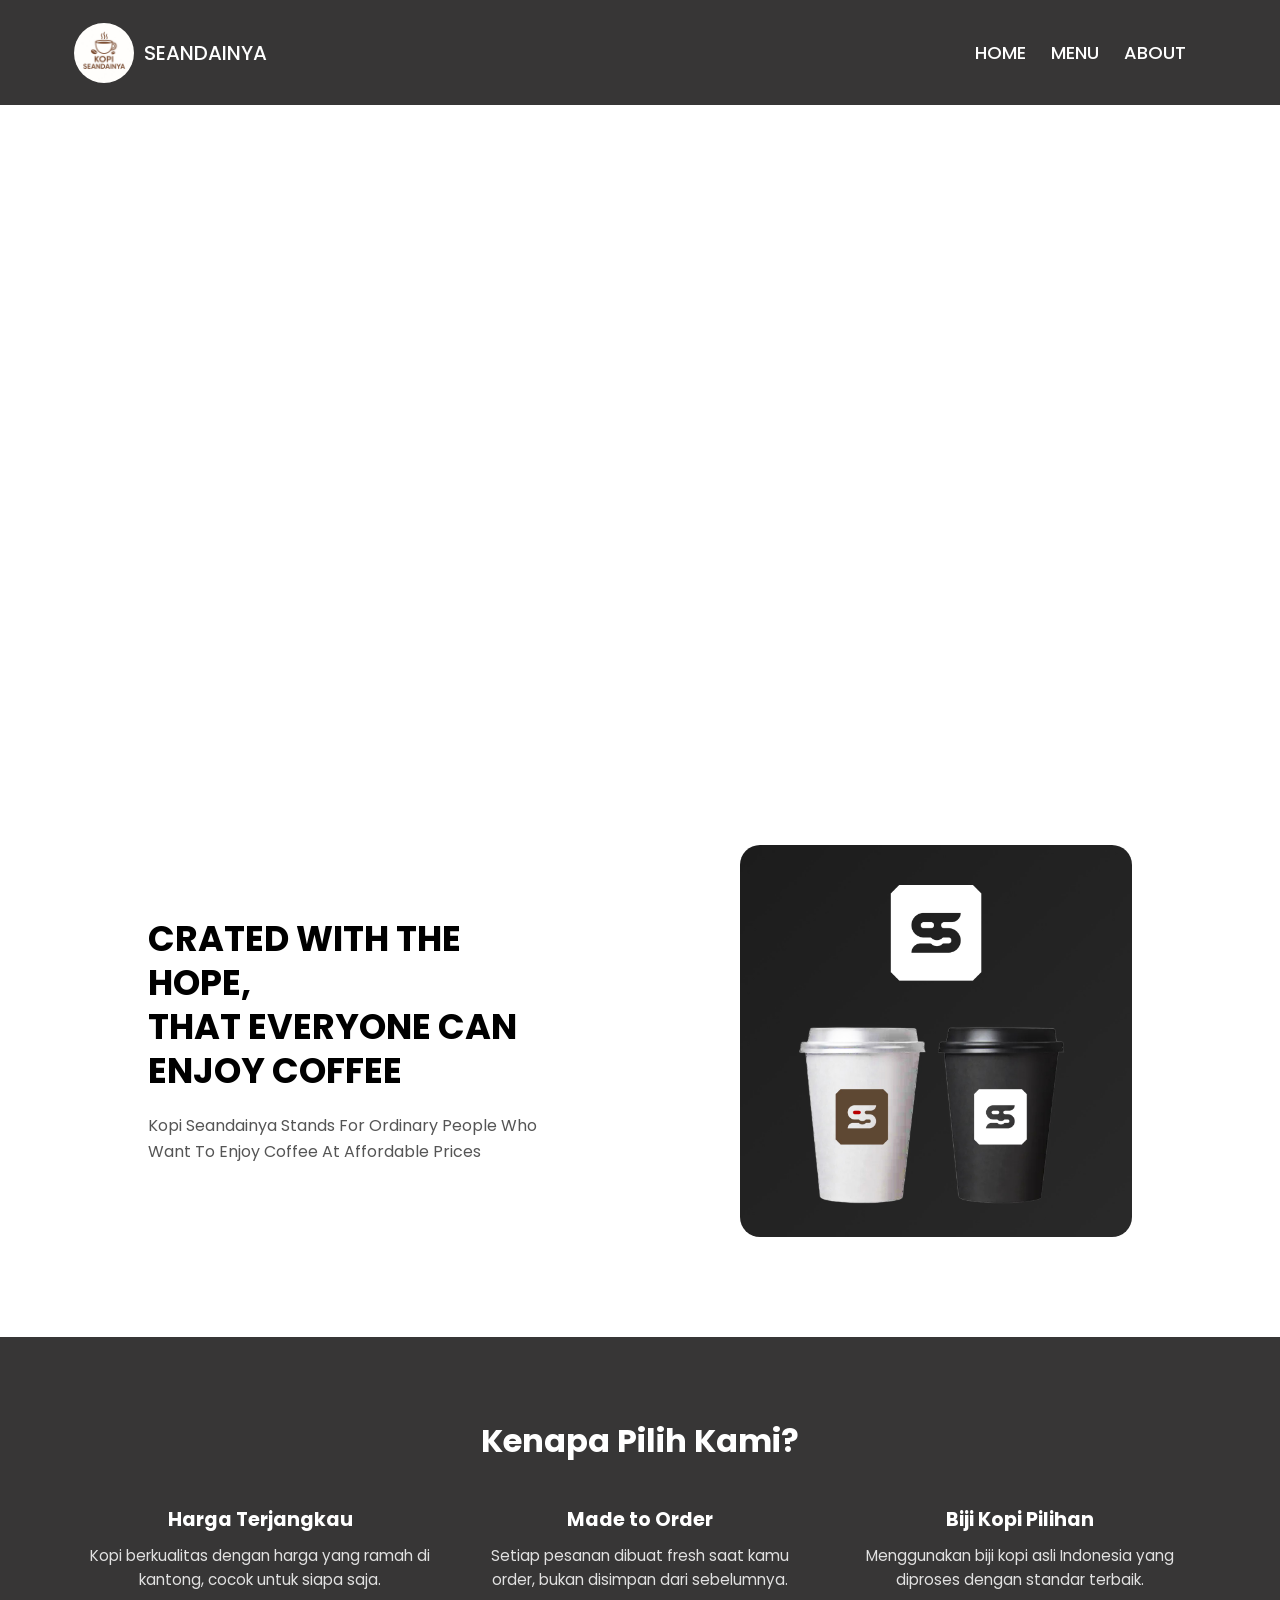
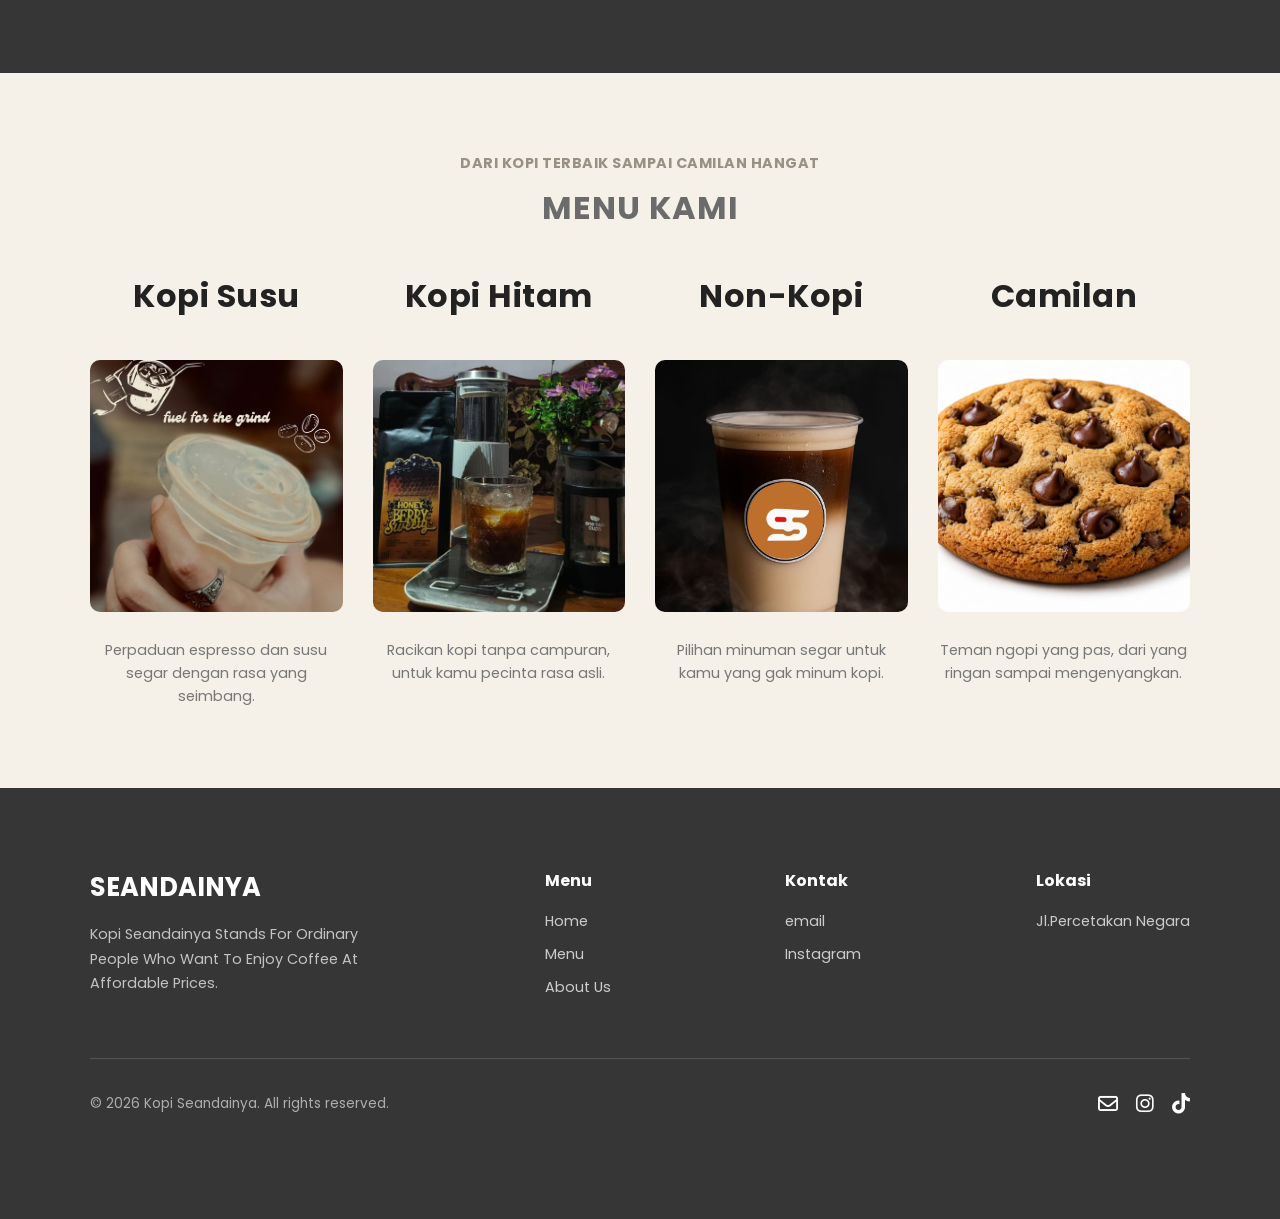
<file: index.html>
<!doctype html>
<html lang="en">
  <head>
    <meta charset="UTF-8" />
    <meta name="viewport" content="width=device-width, initial-scale=1.0" />
    <title>mini project</title>

    <link rel="stylesheet" href="base.css" />

    <!-- Font Awesome (Ikon sosmed)-->
    <link
      rel="stylesheet"
      href="https://cdnjs.cloudflare.com/ajax/libs/font-awesome/6.7.2/css/all.min.css"
      integrity="sha512-Evv84Mr4kqVGRNSgIGL/F/aIDqQb7xQ2vcrdIwxfjThSH8CSR7PBEakCr51Ck+w+/U6swU2Im1vVX0SVk9ABhg=="
      crossorigin="anonymous"
      referrerpolicy="no-referrer"
    />
  </head>

  <body>
    <header>
      <nav>
        <div class="image">
          <img src="aset/logo seandainya.jpeg" />
          <span>SEANDAINYA</span>
        </div>

        <div class="list_menu">
          <ul>
            <li><a href="#top">HOME</a></li>
            <li><a href="produk.html">MENU</a></li>
            <li><a href="about.html">ABOUT</a></li>
          </ul>
        </div>

        <!-- HAMBURGER -->
        <input type="checkbox" id="toggle" />
        <label for="toggle" class="menu-btn">
          <span></span>
          <span></span>
          <span></span>
        </label>
      </nav>

      <!-- sidebar -->
      <div class="sidebar">
        <h3>SEANDAINYA</h3>
        <a href="#top">HOME</a>
        <a href="produk.html">MENU</a>
        <a href="about.html">ABOUT</a>
      </div>
      <!-- sidebar end -->
    </header>

    <main>
      <video
        class="video"
        src="aset/cold, smooth & tasty. (1).mp4"
        autoplay
        loop
        muted
        id="targetH"
      ></video>

      <div class="hero-split reveal">
        <div class="hero-split-text">
          <h2>CRATED WITH THE HOPE,<br />THAT EVERYONE CAN ENJOY COFFEE</h2>
          <p>
            Kopi Seandainya Stands For Ordinary People Who Want To Enjoy Coffee
            At Affordable Prices
          </p>
        </div>
        <div class="hero-split-image">
          <img src="aset/desain.jpeg" alt="Kopi Seandainya" />
        </div>
      </div>

      <section class="block block-dark">
        <div class="block-inner">
          <h2>Kenapa Pilih Kami?</h2>
          <div class="reason-grid reveal">
            <div class="reason-item">
              <h3>Harga Terjangkau</h3>
              <p>
                Kopi berkualitas dengan harga yang ramah di kantong, cocok untuk
                siapa saja.
              </p>
            </div>
            <div class="reason-item">
              <h3>Made to Order</h3>
              <p>
                Setiap pesanan dibuat fresh saat kamu order, bukan disimpan dari
                sebelumnya.
              </p>
            </div>
            <div class="reason-item">
              <h3>Biji Kopi Pilihan</h3>
              <p>
                Menggunakan biji kopi asli Indonesia yang diproses dengan
                standar terbaik.
              </p>
            </div>
          </div>
        </div>
      </section>

      <section class="block block-light">
        <div class="block-inner">
          <p class="menu-label">Dari Kopi Terbaik Sampai Camilan Hangat</p>
          <h2 class="menu-title">MENU KAMI</h2>
          <div class="menu-underline"></div>

          <div class="menu-grid reveal">
            <div class="menu-col">
              <h2>Kopi Susu</h2>
              <img src="aset/menu kopi.jpeg" alt="Kopi Susu" />
              <p>
                Perpaduan espresso dan susu segar dengan rasa yang seimbang.
              </p>
            </div>
            <div class="menu-col">
              <h2>Kopi Hitam</h2>
              <img src="aset/arabica pertama.jpeg" alt="Kopi Hitam" />
              <p>Racikan kopi tanpa campuran, untuk kamu pecinta rasa asli.</p>
            </div>
            <div class="menu-col">
              <h2>Non-Kopi</h2>
              <img src="aset/logo3.jpeg" alt="Non Kopi" />
              <p>Pilihan minuman segar untuk kamu yang gak minum kopi.</p>
            </div>
            <div class="menu-col">
              <h2>Camilan</h2>
              <img src="aset/cookiesO.jpeg" alt="Camilan" />
              <p>
                Teman ngopi yang pas, dari yang ringan sampai mengenyangkan.
              </p>
            </div>
          </div>
        </div>
      </section>


      <div>
        <div class="text_beli">
          <span> </span>
        </div>
      </div>
    </main>

    <!-- FOOTER -->
    <footer class="site-footer block block-dark">
      <div class="block-inner">
        <div class="footer-top">
          <div class="footer-brand">
            <h3>SEANDAINYA</h3>
            <p>
              Kopi Seandainya Stands For Ordinary People Who Want To Enjoy
              Coffee At Affordable Prices.
            </p>
          </div>

          <div class="footer-col">
            <h4>Menu</h4>
            <a href="#top">Home</a>
            <a href="produk.html">Menu</a>
            <a href="#targetM">About Us</a>
          </div>

          <div class="footer-col">
            <h4>Kontak</h4>
            <a href="#">email</a>
            <a href="https://www.instagram.com/kedai_seandainya/">Instagram</a>
          </div>

          <div class="footer-col">
            <h4>Lokasi</h4>
            <a href="#" style="pointer-events: none">Jl.Percetakan Negara</a>
          </div>
        </div>

        <div class="footer-divider"></div>

        <div class="footer-bottom">
          <p>&copy; 2026 Kopi Seandainya. All rights reserved.</p>
          <div class="footer-socials">
            <a href="#">
              <i class="fa-regular fa-envelope"></i>
            </a>
            <a href="https://www.instagram.com/kedai_seandainya/">
              <i class="fa-brands fa-instagram"></i>
            </a>
            <a href="#">
              <i class="fa-brands fa-tiktok"></i>
            </a>
          </div>
        </div>
      </div>
    </footer>
    <!-- FOOTER END -->

    <script src="style.js"></script>
  </body>
</html>
</file>
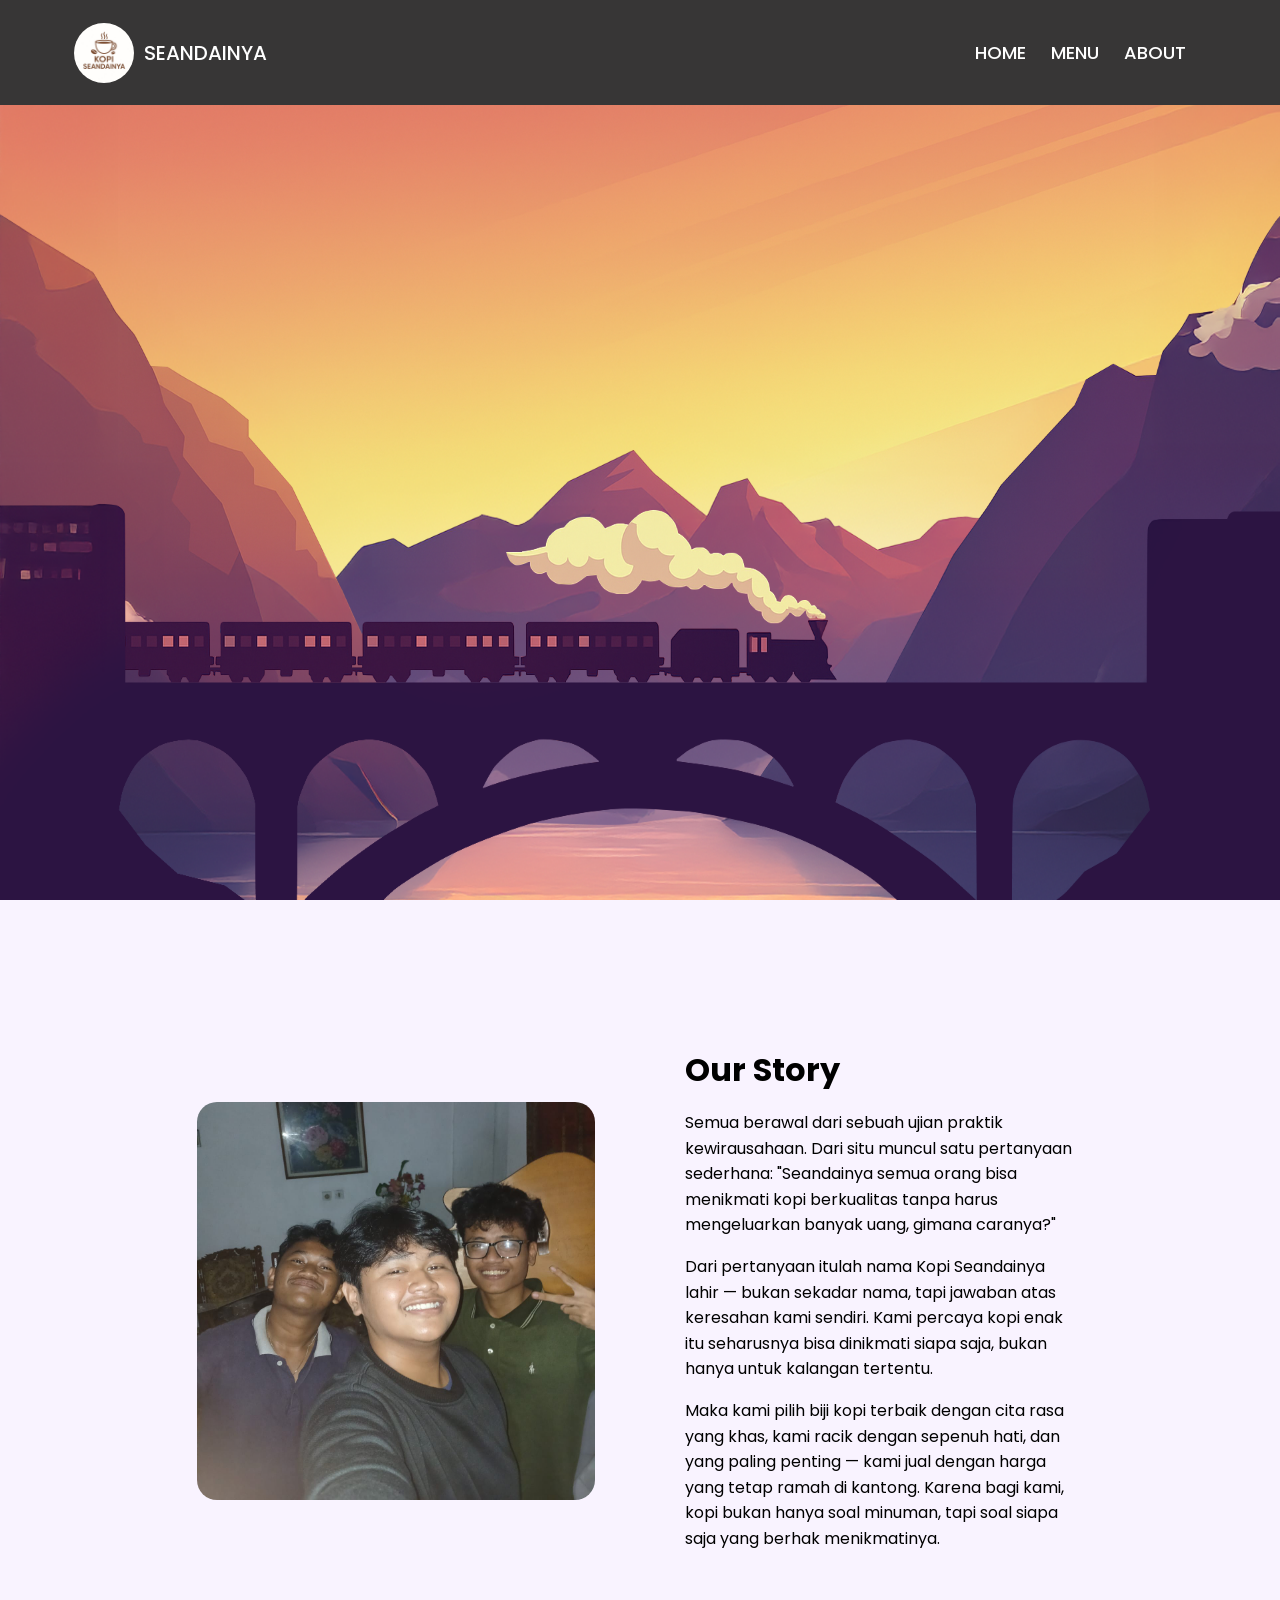
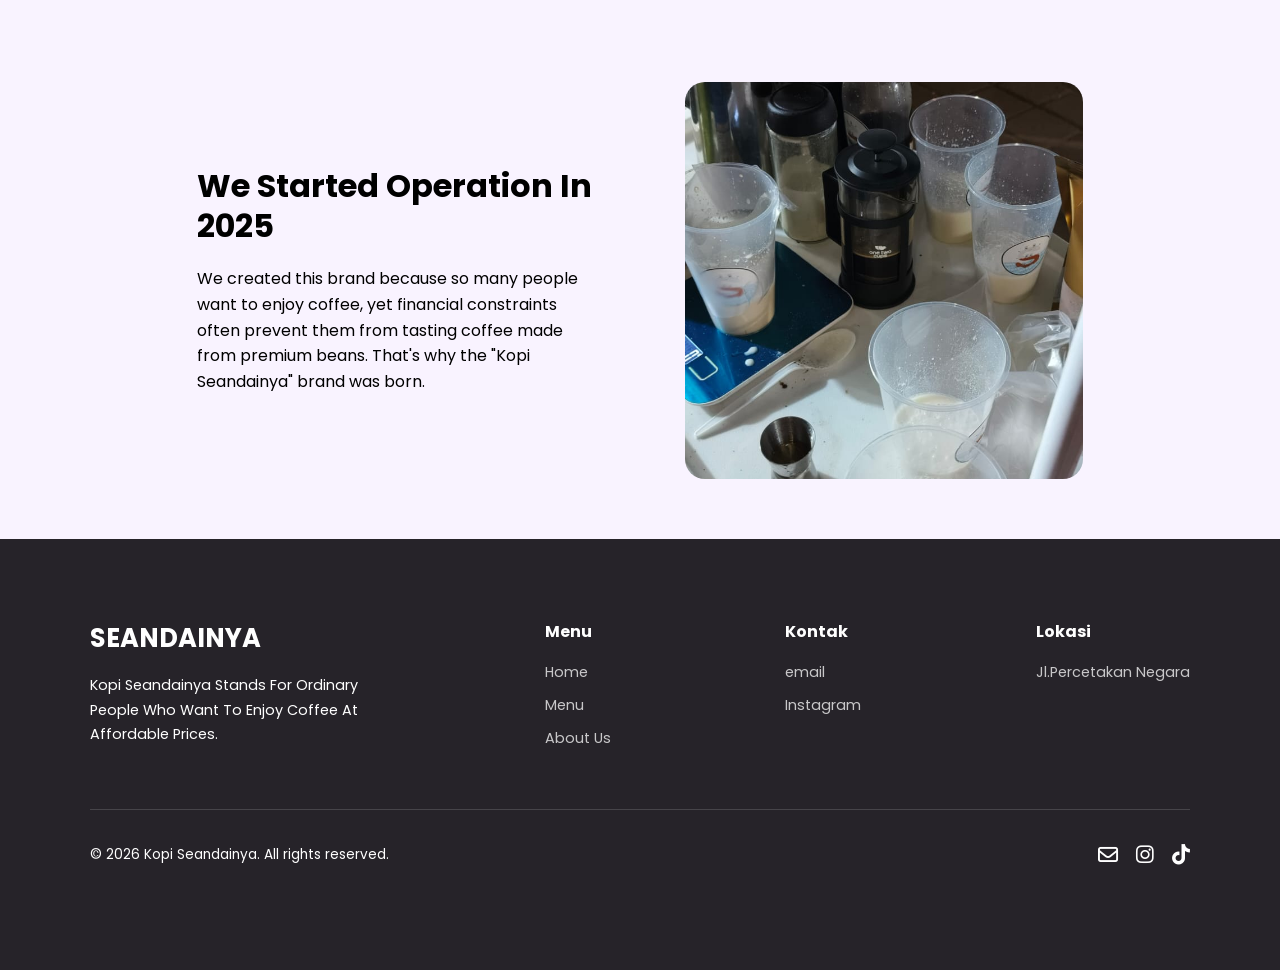
<file: about.html>
<!doctype html>
<html lang="en">
  <head>
    <meta charset="UTF-8" />
    <meta name="viewport" content="width=device-width, initial-scale=1.0" />
    <link rel="stylesheet" href="base.css" />
     <!-- Font Awesome (Ikon sosmed)-->
    <link
      rel="stylesheet"
      href="https://cdnjs.cloudflare.com/ajax/libs/font-awesome/6.7.2/css/all.min.css"
      integrity="sha512-Evv84Mr4kqVGRNSgIGL/F/aIDqQb7xQ2vcrdIwxfjThSH8CSR7PBEakCr51Ck+w+/U6swU2Im1vVX0SVk9ABhg=="
      crossorigin="anonymous"
      referrerpolicy="no-referrer"
    />
    <title>ABOUT</title>
  </head>
  <body>
    <header>
      <nav>
        <div class="image">
          <img src="aset/logo seandainya.jpeg" />
          <span>SEANDAINYA</span>
        </div>

        <div class="list_menu">
          <ul>
            <li><a href="index.html">HOME</a></li>
            <li><a href="produk.html">MENU</a></li>
            <li><a href="#">ABOUT</a></li>
          </ul>
        </div>

        <!-- HAMBURGER -->
        <input type="checkbox" id="toggle" />
        <label for="toggle" class="menu-btn">
          <span></span>
          <span></span>
          <span></span>
        </label>
      </nav>

      <!-- SIDEBAR -->
      <div class="sidebar">
        <h3>SEANDAINYA</h3>
        <a href="index.html">Home</a>
        <a href="produk.html">Menu</a>
        <a href="#">About</a>
      </div>
      <!-- SIDEBAR END -->
      <div class="container">
        <img src="asset/1.png" id="one" />
        <img src="asset/2.png" id="two" />
        <img src="asset/3.png" id="three"/>
        <img src="asset/4.png" id="four" />
        <img src="asset/5.png" id="five" />
      </div>
    </header>

    <main class="main">
      <section>
        <div class="hero-split-2 reveal">
          <div class="hero-split-image">
            <img src="aset/pendiri2.jpeg" alt="Kopi Seandainya" />
          </div>
          <div class="hero-split-text">
            <h2>Our Story</h2>
            <p>
              Semua berawal dari sebuah ujian praktik kewirausahaan. Dari situ
              muncul satu pertanyaan sederhana: "Seandainya semua orang bisa
              menikmati kopi berkualitas tanpa harus mengeluarkan banyak uang,
              gimana caranya?"
            </p>
            <p>
              Dari pertanyaan itulah nama Kopi Seandainya lahir — bukan sekadar
              nama, tapi jawaban atas keresahan kami sendiri. Kami percaya kopi
              enak itu seharusnya bisa dinikmati siapa saja, bukan hanya untuk
              kalangan tertentu.
            </p>
            <p>
              Maka kami pilih biji kopi terbaik dengan cita rasa yang khas, kami
              racik dengan sepenuh hati, dan yang paling penting — kami jual
              dengan harga yang tetap ramah di kantong. Karena bagi kami, kopi
              bukan hanya soal minuman, tapi soal siapa saja yang berhak
              menikmatinya.
            </p>
          </div>
        </div>

        <div class="hero-split-2 reveal">
          <div class="hero-split-text">
            <h2>We Started Operation In 2025</h2>
            <p>
              We created this brand because so many people want to enjoy coffee,
              yet financial constraints often prevent them from tasting coffee
              made from premium beans. That's why the "Kopi Seandainya" brand
              was born.
            </p>
          </div>
          <div class="hero-split-image">
            <img src="aset/opening.jpeg" alt="Kopi Seandainya" />
          </div>
        </div>

        <!-- FOOTER -->
        <footer class="site-footer block">
          <div class="block-inner">
            <div class="footer-top">
              <div class="footer-brand">
                <h3>SEANDAINYA</h3>
                <p>
                  Kopi Seandainya Stands For Ordinary People Who Want To Enjoy
                  Coffee At Affordable Prices.
                </p>
              </div>

              <div class="footer-col">
                <h4>Menu</h4>
                <a href="#top">Home</a>
                <a href="produk.html">Menu</a>
                <a href="#targetM">About Us</a>
              </div>

              <div class="footer-col">
                <h4>Kontak</h4>
                <a href="#">email</a>
                <a href="https://www.instagram.com/kedai_seandainya/"
                  >Instagram</a
                >
              </div>

              <div class="footer-col">
                <h4>Lokasi</h4>
                <a href="#" style="pointer-events: none"
                  >Jl.Percetakan Negara</a
                >
              </div>
            </div>

            <div class="footer-divider"></div>

            <div class="footer-bottom">
              <p>&copy; 2026 Kopi Seandainya. All rights reserved.</p>
              <div class="footer-socials">
                <a href="#">
                  <i class="fa-regular fa-envelope"></i>
                </a>
                <a href="https://www.instagram.com/kedai_seandainya/">
                  <i class="fa-brands fa-instagram"></i>
                </a>
                <a href="#">
                  <i class="fa-brands fa-tiktok"></i>
                </a>
              </div>
            </div>
          </div>
        </footer>
        <!-- FOOTER END -->
      </section>
    </main>

    <script src="style.js"></script>
  </body>
</html>
</file>
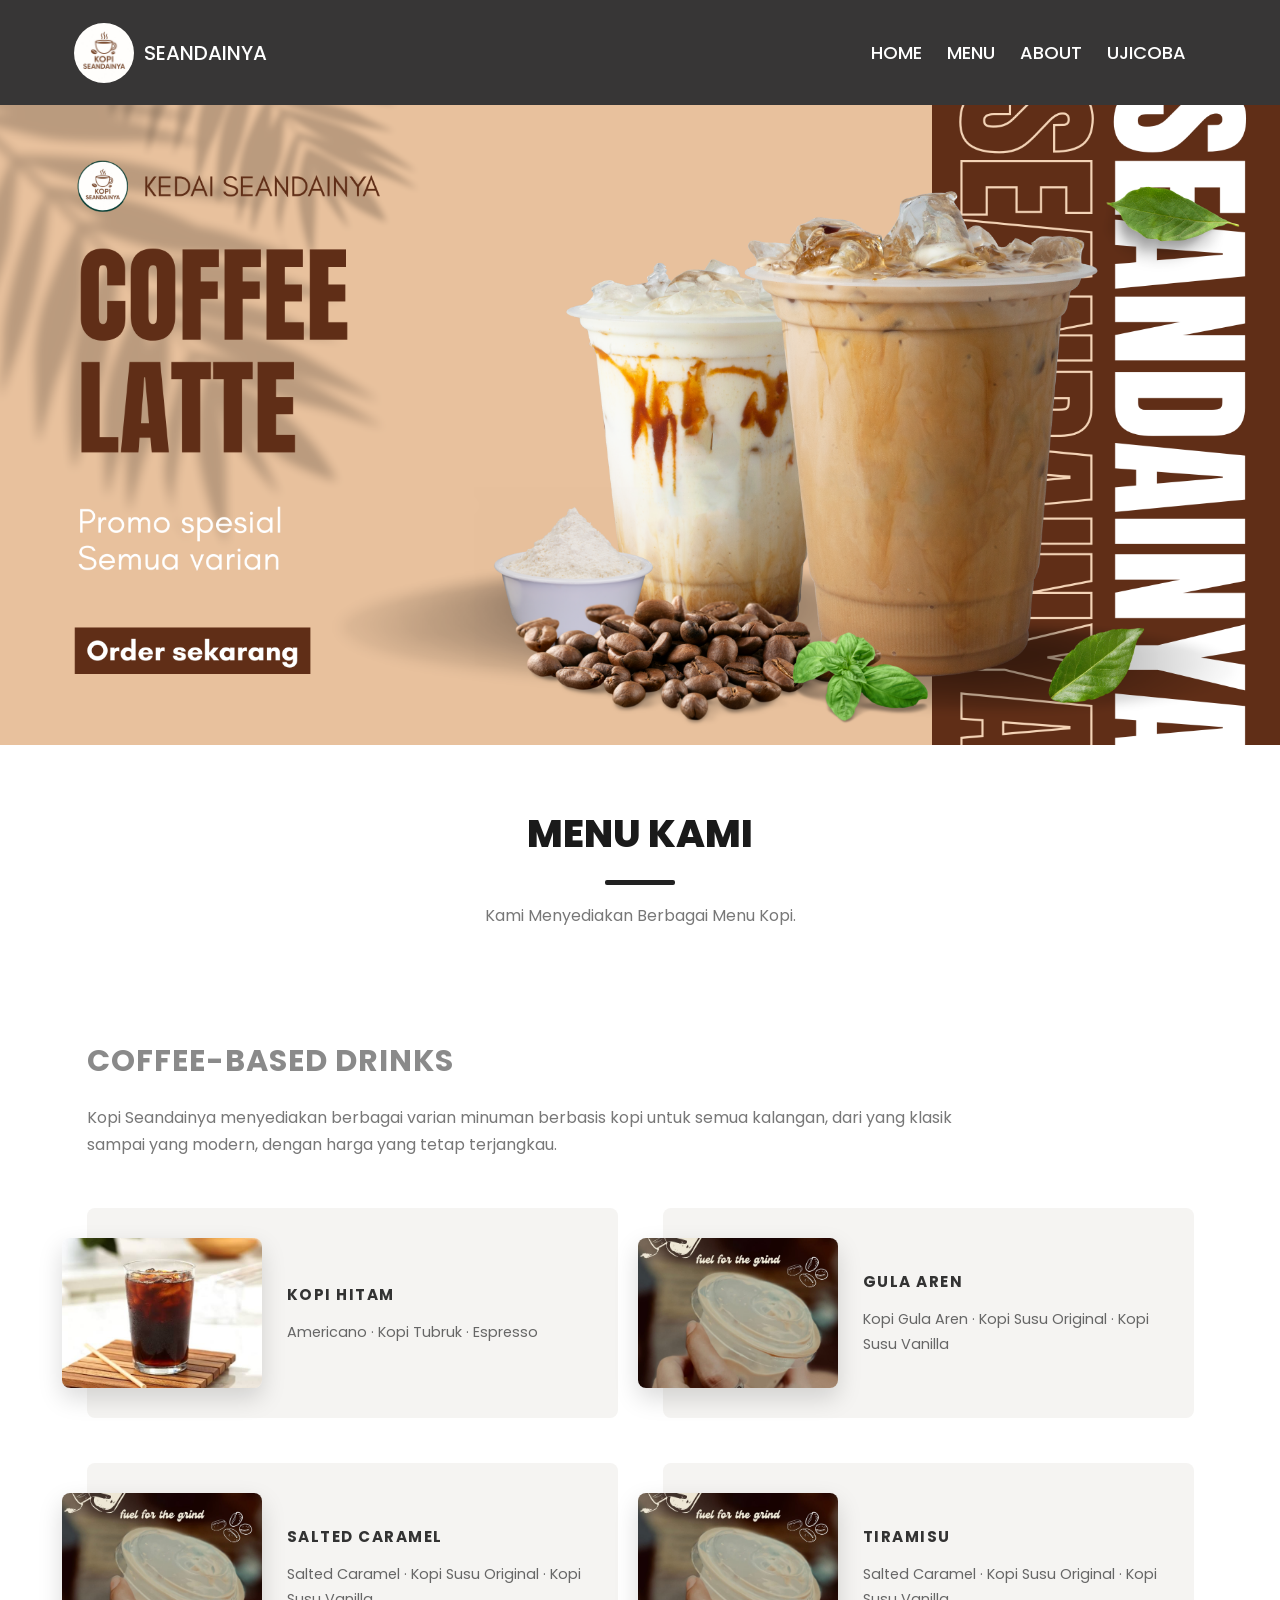
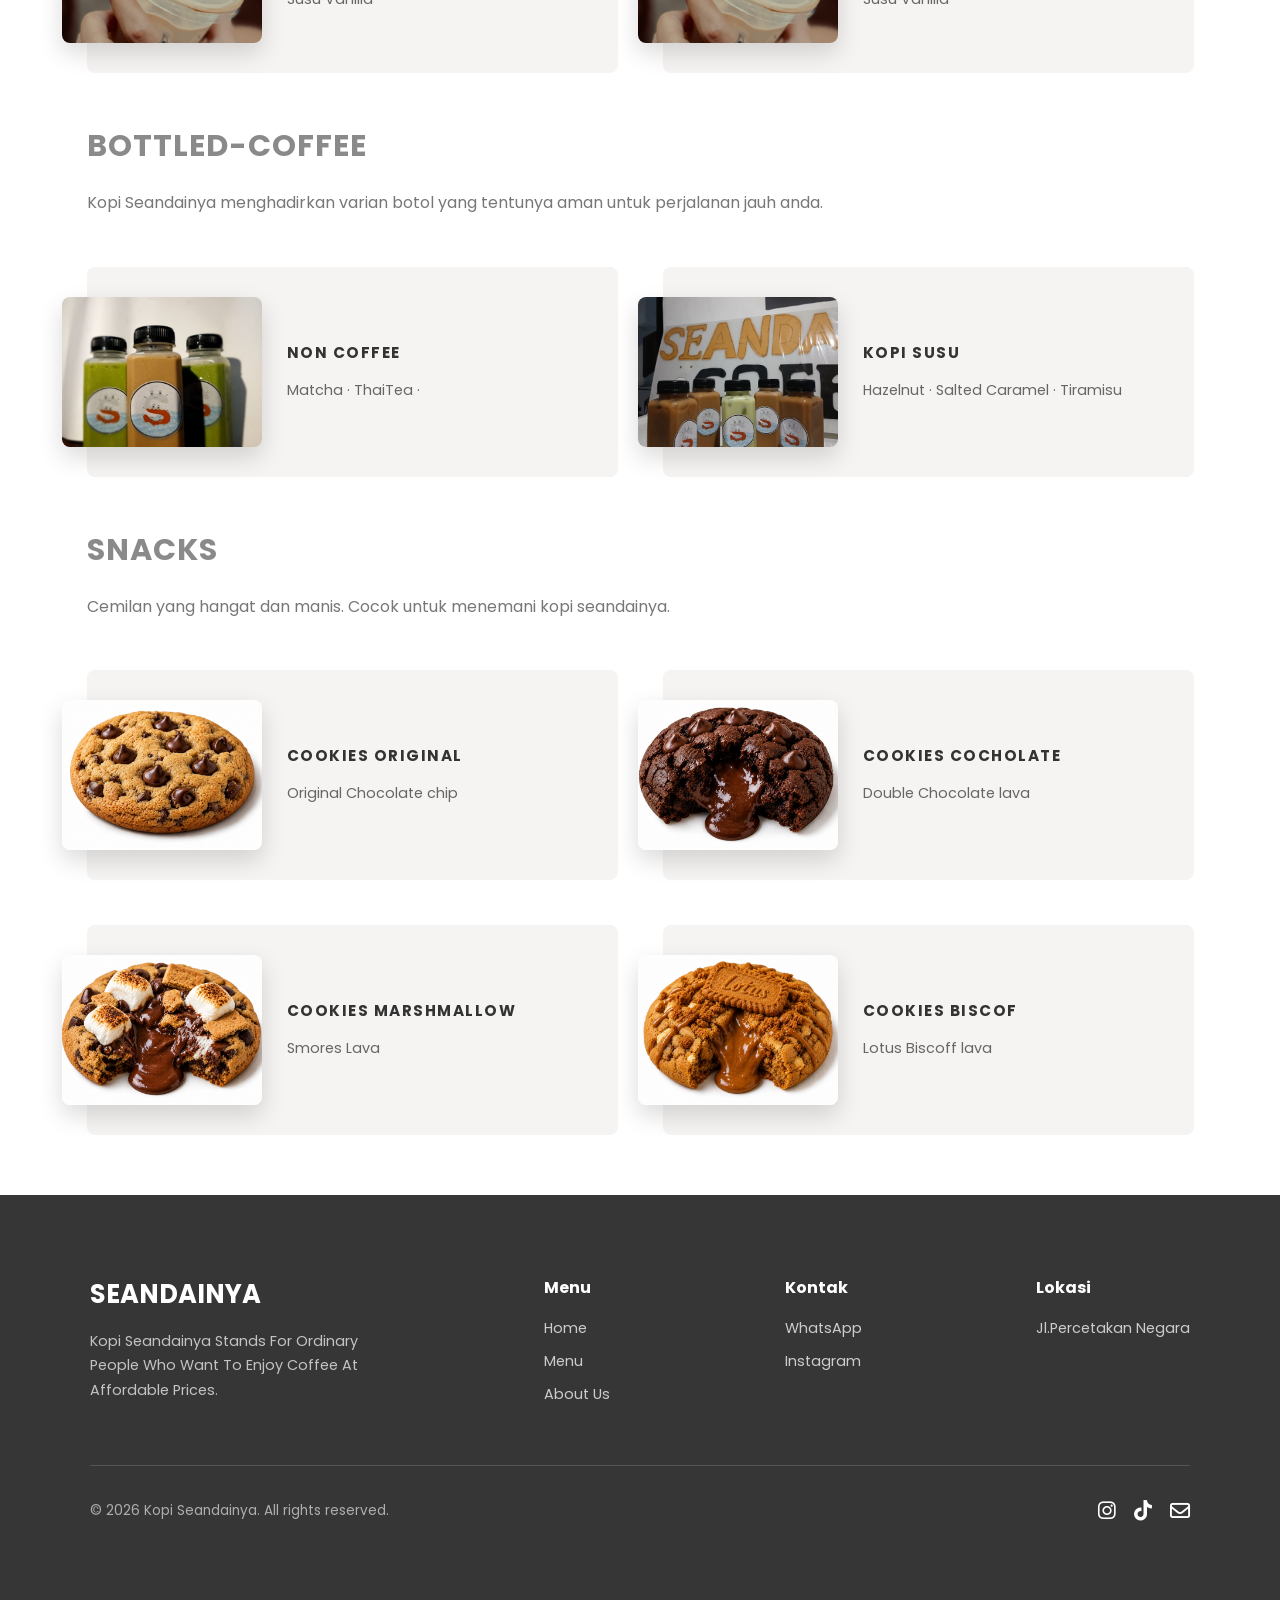
<file: produk.html>
<!doctype html>
<html lang="en">
  <head>
    <meta charset="UTF-8" />
    <meta name="viewport" content="width=device-width, initial-scale=1.0" />
    <title>MENU</title>
    <link rel="stylesheet" href="base.css" />

    <!-- Font Awesome (Ikon sosmed)-->
    <link
      rel="stylesheet"
      href="https://cdnjs.cloudflare.com/ajax/libs/font-awesome/6.7.2/css/all.min.css"
      integrity="sha512-Evv84Mr4kqVGRNSgIGL/F/aIDqQb7xQ2vcrdIwxfjThSH8CSR7PBEakCr51Ck+w+/U6swU2Im1vVX0SVk9ABhg=="
      crossorigin="anonymous"
      referrerpolicy="no-referrer"
    />
  </head>
  <body>
    <header>
      <nav>
        <div class="image">
          <img src="aset/logo seandainya.jpeg" />
          <span>SEANDAINYA</span>
        </div>

        <div class="list_menu">
          <ul>
            <li><a href="index.html">HOME</a></li>
            <li><a href="produk.html">MENU</a></li>
            <li><a href="about.html">ABOUT</a></li>
            <li><a href="ujicoba.html">UJICOBA</a></li>
          </ul>
        </div>

        <!-- HAMBURGER -->
        <input type="checkbox" id="toggle" />
        <label for="toggle" class="menu-btn">
          <span></span>
          <span></span>
          <span></span>
        </label>
      </nav>
      <div class="sidebar">
        <h3>SEANDAINYA</h3>
        <a href="index.html">HOME</a>
        <a href="produk.html">MENU</a>
        <a href="about.html">ABOUT</a>
      </div>
      <!-- HUMBERGER END -->
    </header>

    <main>
      <img class="video" src="aset/menu promo.png" id="targetH" />

      <section class="menu-page-header">
        <h1>MENU KAMI</h1>
        <div class="menu-page-header-underline"></div>
        <p>Kami Menyediakan Berbagai Menu Kopi.</p>
      </section>

      <section class="menu-category">
        <h2 class="menu-category-title">COFFEE-BASED DRINKS</h2>
        <div class="menu-category-underline"></div>
        <p class="menu-category-desc">
          Kopi Seandainya menyediakan berbagai varian minuman berbasis kopi
          untuk semua kalangan, dari yang klasik sampai yang modern, dengan
          harga yang tetap terjangkau.
        </p>

        <div class="menu-subcards reveal">
          <div class="menu-subcard">
            <img src="aset/americano-iced.jpeg" alt="Kopi Hitam" />
            <div class="menu-subcard-content">
              <h3>Kopi Hitam</h3>
              <p>Americano &middot; Kopi Tubruk &middot; Espresso</p>
            </div>
          </div>

          <div class="menu-subcard">
            <img src="aset/menu kopi.jpeg" alt="Kopi Susu" />
            <div class="menu-subcard-content">
              <h3>Gula Aren</h3>
              <p>
                Kopi Gula Aren &middot; Kopi Susu Original &middot; Kopi Susu
                Vanilla
              </p>
            </div>
          </div>

          <div class="menu-subcard">
            <img src="aset/menu kopi.jpeg" alt="Kopi Susu" />
            <div class="menu-subcard-content">
              <h3>Salted Caramel</h3>
              <p>
                Salted Caramel &middot; Kopi Susu Original &middot; Kopi Susu
                Vanilla
              </p>
            </div>
          </div>

          <div class="menu-subcard">
            <img src="aset/menu kopi.jpeg" alt="Kopi Susu" />
            <div class="menu-subcard-content">
              <h3>Tiramisu</h3>
              <p>
                Salted Caramel &middot; Kopi Susu Original &middot; Kopi Susu
                Vanilla
              </p>
            </div>
          </div>
        </div>

        <h2 class="menu-category-title">BOTTLED-COFFEE</h2>
        <div class="menu-category-underline"></div>
        <p class="menu-category-desc">
          Kopi Seandainya menghadirkan varian botol yang tentunya aman untuk
          perjalanan jauh anda.
        </p>

        <div class="menu-subcards reveal">
          <div class="menu-subcard">
            <img src="aset/kopi-botol.jpeg" alt="Kopi Susu" />
            <div class="menu-subcard-content">
              <h3>Non Coffee</h3>
              <p>Matcha &middot; ThaiTea &middot;</p>
            </div>
          </div>

          <div class="menu-subcard">
            <img src="aset/kopi-botol2.jpeg" alt="Kopi Susu" />
            <div class="menu-subcard-content">
              <h3>Kopi Susu</h3>
              <p>Hazelnut &middot; Salted Caramel &middot; Tiramisu</p>
            </div>
          </div>
        </div>

        <!-- SNACKS -->
        <h2 class="menu-category-title" reveal>SNACKS</h2>
        <div class="menu-category-underline"></div>
        <p class="menu-category-desc">
          Cemilan yang hangat dan manis. Cocok untuk menemani kopi seandainya.
        </p>

        <div class="menu-subcards reveal">
          <div class="menu-subcard">
            <img src="aset/cookiesO.jpeg" alt="Cookies" />
            <div class="menu-subcard-content">
              <h3>COOKIES ORIGINAL</h3>
              <p>Original Chocolate chip</p>
            </div>
          </div>

          <div class="menu-subcard">
            <img src="aset/cookiesC.jpeg" alt="Cookies" />
            <div class="menu-subcard-content">
              <h3>COOKIES COCHOLATE</h3>
              <p>Double Chocolate lava</p>
            </div>
          </div>

          <div class="menu-subcard">
            <img src="aset/cookiesM.jpeg" alt="Cookies" />
            <div class="menu-subcard-content">
              <h3>COOKIES MARSHMALLOW</h3>
              <p>Smores Lava</p>
            </div>
          </div>

          <div class="menu-subcard">
            <img src="aset/cookiesB.jpeg" alt="Cookies" />
            <div class="menu-subcard-content">
              <h3>COOKIES BISCOF</h3>
              <p>Lotus Biscoff lava</p>
            </div>
          </div>
        </div>
      </section>
    </main>

    <!-- FOOTER -->
    <footer class="site-footer block block-dark">
      <div class="block-inner">
        <div class="footer-top">
          <div class="footer-brand">
            <h3>SEANDAINYA</h3>
            <p>
              Kopi Seandainya Stands For Ordinary People Who Want To Enjoy
              Coffee At Affordable Prices.
            </p>
          </div>

          <div class="footer-col">
            <h4>Menu</h4>
            <a href="index.html">Home</a>
            <a href="produk.html">Menu</a>
            <a href="#targetM">About Us</a>
          </div>

          <div class="footer-col">
            <h4>Kontak</h4>
            <a href="https://wa.me/62859106743454">WhatsApp</a>
            <a href="#">Instagram</a>
          </div>

          <div class="footer-col">
            <h4>Lokasi</h4>
            <a href="#" style="pointer-events: none">Jl.Percetakan Negara</a>
          </div>
        </div>

        <div class="footer-divider"></div>

        <div class="footer-bottom">
          <p>&copy; 2026 Kopi Seandainya. All rights reserved.</p>
          <div class="footer-socials">
            <a href="https://www.instagram.com/kedai_seandainya/">
              <i class="fa-brands fa-instagram"></i>
            </a>
            <a href="#">
              <i class="fa-brands fa-tiktok"></i>
            </a>
            <a href="#">
              <i class="fa-regular fa-envelope"></i>
            </a>
          </div>
        </div>
      </div>
    </footer>
    <!-- FOOTER END -->

    <script src="style.js"></script>
  </body>
</html>
</file>
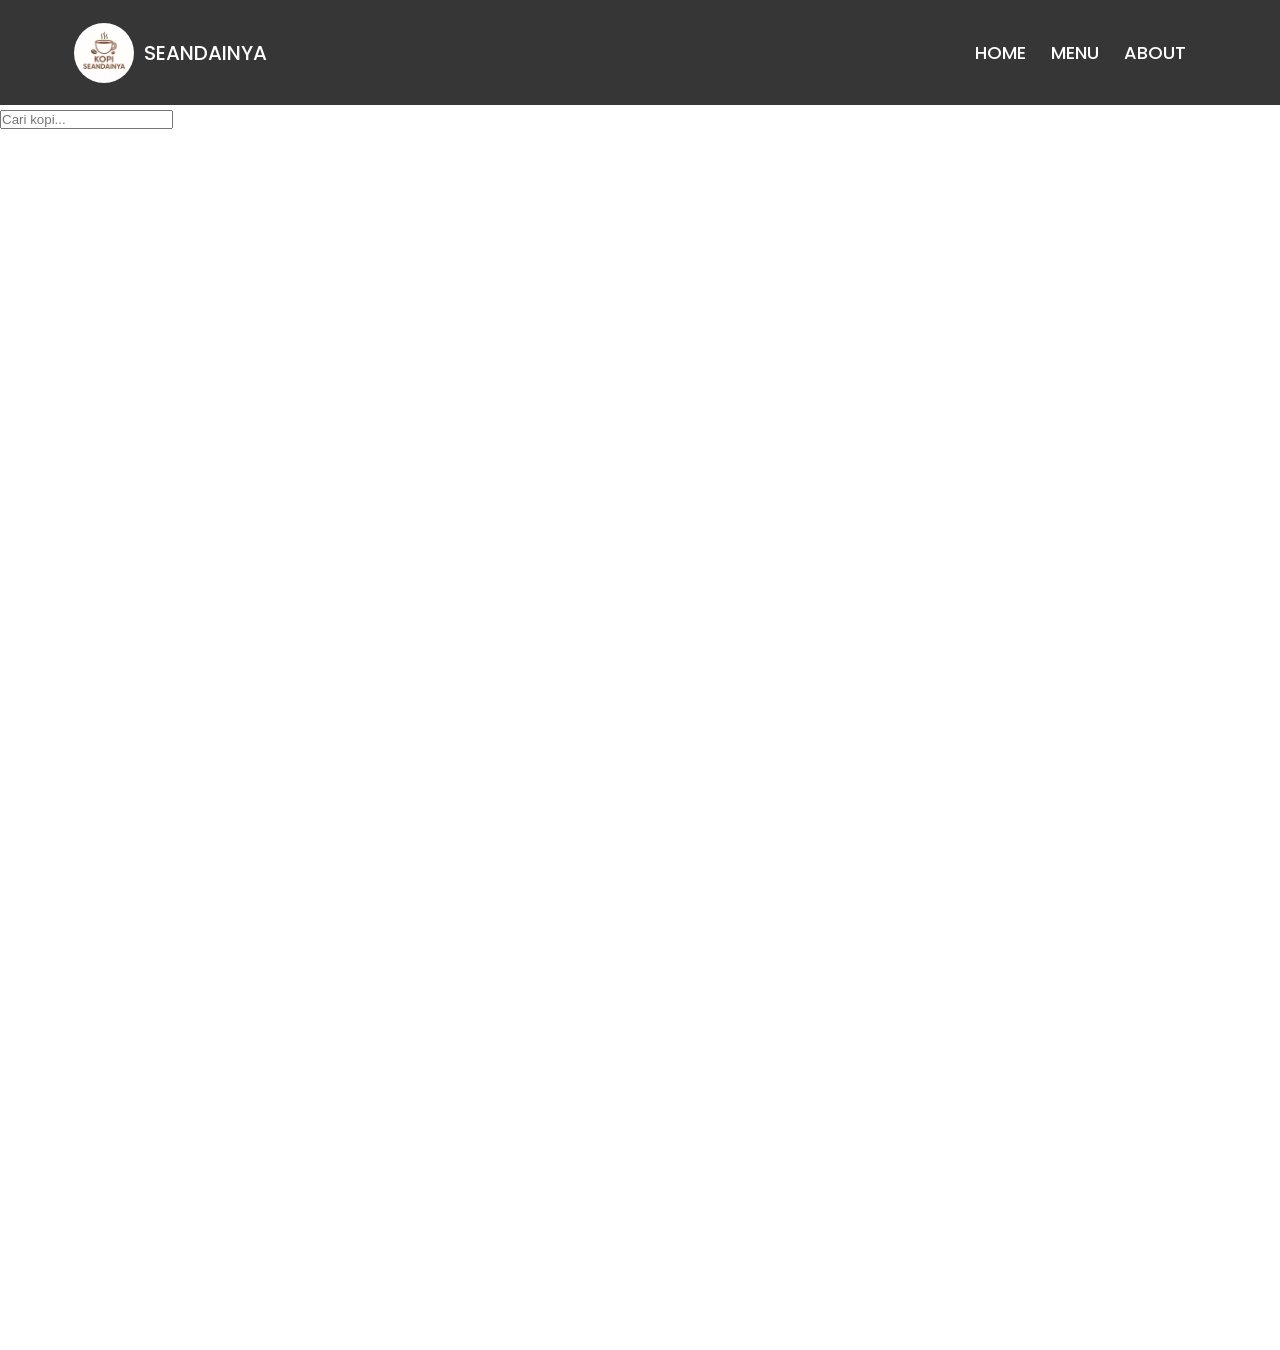
<file: ujicoba.html>
<!doctype html>
<html lang="en">
  <head>
    <meta charset="UTF-8" />
    <meta name="viewport" content="width=device-width, initial-scale=1.0" />
    <title>MENU</title>
    <link rel="stylesheet" href="base.css" />

    <!-- Font Awesome (Ikon sosmed)-->
    <link
      rel="stylesheet"
      href="https://cdnjs.cloudflare.com/ajax/libs/font-awesome/6.7.2/css/all.min.css"
      integrity="sha512-Evv84Mr4kqVGRNSgIGL/F/aIDqQb7xQ2vcrdIwxfjThSH8CSR7PBEakCr51Ck+w+/U6swU2Im1vVX0SVk9ABhg=="
      crossorigin="anonymous"
      referrerpolicy="no-referrer"
    />
  </head>
  <body>
    <header>
      <nav>
        <div class="image">
          <img src="aset/logo seandainya.jpeg" />
          <span>SEANDAINYA</span>
        </div>

        <div class="list_menu">
          <ul>
            <li><a href="index.html">HOME</a></li>
            <li><a href="produk.html">MENU</a></li>
            <li><a href="about.html">ABOUT</a></li>
          </ul>
        </div>

        <!-- HAMBURGER -->
        <input type="checkbox" id="toggle" />
        <label for="toggle" class="menu-btn">
          <span></span>
          <span></span>
          <span></span>
        </label>
      </nav>
      <div class="sidebar">
        <h3>SEANDAINYA</h3>
        <a href="index.html">HOME</a>
        <a href="produk.html">MENU</a>
        <a href="about.html">ABOUT</a>
      </div>
      <!-- HUMBERGER END -->
    </header>
    <input id="search" type="text" placeholder="Cari kopi...">
    <p id="hasil"></p>
    <div id="menu"></div>
    <script src="style.js"></script>
  </body>
</html>
</file>
<file: base.css>
/* !!!!!!!

JANGAN EDIT FILE INI. DENGAN ANDA MENGAMBIL FILE INI,
ANDA TIDAK MENGHARGAI SESAMA DEVELOPER

!!!!!!!!!! */

@import url("https://fonts.googleapis.com/css2?family=Poppins:ital,wght@0,100;0,200;0,300;0,400;0,500;0,600;0,700;0,800;0,900;1,100;1,200;1,300;1,400;1,500;1,600;1,700;1,800;1,900&display=swap");
/* google font */

:root {
  --nav-height: 105px;
  --dark-text: #ab847f;
  --light-text: #e2b2a2;
  --gradient: linear-gradient(to bottom, #9973aa, #ba708b);
  --bg: #2c1442;
}

/* =========================================  ABOUT  ======================================================= */
.container {
  width: 100%;
  height: 100vh;
  overflow: hidden;
  position: relative;
}

.container img {
  position: absolute;
  width: 100%;
  height: 90vh;
  bottom: 0;
}

#one {
  z-index: 6;
}

#two {
  z-index: 5;
}

#three {
  z-index: 4;
}

#four {
  z-index: 3;
}

#five {
  z-index: 2;
}

.main {
  margin-top: 0;
  background: #f9f3ff;
  padding-top: 80px;
}

.main section {
  width: 80%;
  margin: auto;
}

.main section h2 {
  color: black;
  font-size: 2rem;
}

.main section p {
  color: black;
}

.main section .site-footer {
  background: #262329;
  color: white;
}

.main section .site-footer p {
  color: white;
}

/* ===========================================  ABOUT END  ======================================================= */

/* BUKU MENU PAGE */
.menu-page-header {
  text-align: center;
  padding: 60px 5%;
  padding-bottom: 0;
  font-family: "poppins";
}

.menu-page-header h1 {
  font-size: 2.4em;
  font-weight: 800;
  color: #1a1a1a;
  margin-bottom: 18px;
}

.menu-page-header-underline {
  width: 70px;
  height: 5px;
  background-color: #212121;
  margin: 0 auto 18px;
  border-radius: 2px;
}

.menu-page-header p {
  color: #777;
  font-size: 1em;
}

.menu-category {
  padding: 60px 5%;
  font-family: "poppins";
}

.menu-category-title {
  font-size: 1.9em;
  font-weight: 700;
  color: #8a8a8a;
  letter-spacing: 1px;
  margin-bottom: 20px;
  margin-top: 50px;
}

.menu-category-desc {
  color: #777;
  line-height: 1.7;
  max-width: 900px;
  margin-bottom: 50px;
}

.menu-subcards {
  display: grid;
  grid-template-columns: repeat(2, 1fr);
  gap: 45px;
}

.menu-subcard {
  background-color: #f5f4f2;
  border-radius: 8px;
  padding: 30px 30px 30px 55px;
  display: flex;
  align-items: center;
  gap: 25px;
}

.menu-subcard img {
  width: 200px;
  height: 150px;
  object-fit: cover;
  border-radius: 8px;
  margin-left: -80px;
  flex-shrink: 0;
  box-shadow: 0 10px 25px rgba(0, 0, 0, 0.15);
}

.menu-subcard-content h3 {
  font-size: 0.95em;
  font-weight: 700;
  letter-spacing: 1.5px;
  text-transform: uppercase;
  margin-bottom: 14px;
  color: #333;
}

.menu-subcard-content p {
  font-size: 0.9em;
  color: #666;
  line-height: 1.7;
}


/* ANIMASI SHARED */
.reveal {
  opacity: 0;
  transform: translateY(30px);
  transition:
    opacity 0.6s ease-out,
    transform 0.6s ease-out;
}

.reveal.visible {
  opacity: 1;
  transform: translateY(0);
}
/* ANIMASI END*/

/* ------------------------------------------------------ HOME CSS -------------------------------------------------------------- */

body {
  height: 150dvh;
}

html {
  scroll-behavior: smooth;
}

* {
  margin: 0;
  padding: 0;
  box-sizing: border-box;
}

span {
  font-size: 20px;
}

nav {
  font-family: "poppins";
  position: fixed;
  z-index: 999;
  top: 0;
  left: 0;
  right: 0;
  height: var(--nav-height);
  padding: 0 5%;
  display: flex;
  flex: 1 0 67%;
  background-color: rgb(55, 54, 54);
  justify-content: space-between;
  align-items: center;
  transition:
    height 0.3s ease,
    box-shadow 0.3s ease;
}

nav.scrolled {
  height: calc(var(--nav-height) - 40px);
  box-shadow: 0px 2px 10px rgba(0, 0, 0, 0.08);
}

nav.scrolled .image img {
  width: 50px;
  height: 50px;
}

nav.scrolled .image span {
  font-size: 20px;
}

.sidebar {
  position: fixed;
  top: 0;
  left: -250px;
}
.sidebar.active {
  left: 0;
}


.image {
  display: flex;
  font-family: "poppins";
  font-weight: 500;
  color: #fff;
  align-items: center;
  gap: 10px;
  margin-left: 10px;
  img {
    width: 60px;
    height: 60px;
    border-radius: 50%;
    transition:
      width 0.3s ease,
      height 0.3s ease;
  }
}

.video {
  display: block;
  width: 100vw;
  margin-left: calc(50% - 50vw);
  margin-right: calc(50% - 50vw);
  max-width: 100vw;
  top: 0;
  height: auto;
  border-radius: 0;
}

.list_menu ul {
  display: flex;
  gap: 25px;
  margin-right: 30px;
  li {
    list-style: none;
    font-family: "poppins";
    cursor: pointer;
    transition: 0.3s;
    & a {
      text-decoration: none;
      color: white;
      font-size: 18px;
      font-weight: 500;
    }
  }
}

ul a {
  position: relative;
  text-decoration: none;
}
a::after {
  content: "";
  position: absolute;
  left: 50%;
  bottom: -6px;
  width: 0;
  height: 2px;
  background-color: #fff;
  transform: translateX(-50%);
  transition: width 0.3s ease;
}
a:hover::after {
  width: 100%;
}
main {
  margin-top: var(--nav-height);
  padding: 0px 25px;
}
.p {
  align-items: center;
  justify-content: center;
  display: flex;
  margin-bottom: 30px;
  font-family: "poppins";
  font-weight: 600;
  font-family: "poppins";
  height: 200px;
  img {
    height: auto;
    max-width: 30%;
    margin-top: 50px;
    padding: 30px;
    display: flex;
  }
}

.about {
  font-family: "poppins";
  justify-content: center;
  align-items: center;
  display: flex;
  margin-top: 50px;
}

/* MENU SECTION */
.menu-label {
  color: #979083;
  font-weight: 700;
  font-size: 0.9em;
  letter-spacing: 0.5px;
  text-transform: uppercase;
  margin-bottom: 10px;
}

.menu-title {
  font-size: 2.6em;
  font-weight: 700;
  color: #6b6b6b;
  letter-spacing: 1px;
}

.menu-grid {
  display: grid;
  grid-template-columns: repeat(4, 1fr);
  gap: 30px;
  text-align: center;
}

.menu-col img {
  width: 100%;
  aspect-ratio: 1 / 1;
  object-fit: cover;
  border-radius: 10px;
  margin-bottom: 20px;
}

.menu-col h2 {
  font-size: 1.05em;
  font-weight: 700;
  color: #222;
  margin-bottom: 12px;
  letter-spacing: 0.5px;
}

.menu-col p {
  font-size: 0.9em;
  color: #777;
  line-height: 1.6;
}

@media (max-width: 900px) {
  .menu-grid {
    grid-template-columns: repeat(2, 1fr);
  }
}

@media (max-width: 500px) {
  .menu-grid {
    grid-template-columns: 1fr;
  }
  .menu-title {
    font-size: 1.8em;
  }
}
/* MENU END */

/* HERO SPLIT */
.hero-split {
  /* margin-top: 60px; */
  width: 90%;
  margin: auto;
  display: flex;
  align-items: center;
  justify-content: space-between;
  gap: 200px;
  padding: 100px 5%;
  font-family: "poppins";
}

.hero-split-2 {
  margin-top: 10px;
  display: flex;
  align-items: center;
  justify-content: space-between;
  gap: 90px;
  padding: 60px 5%;
  font-family: "poppins";
}

.hero-split-text {
  flex: 1;
  max-width: 500px;
}

.hero-split-text h2 {
  font-size: 2.2em;
  font-weight: 700;
  line-height: 1.25;
  margin-bottom: 20px;
}

.hero-split-text p {
  font-size: 1em;
  color: #555;
  line-height: 1.6;
  margin-bottom: 16px;
}

.hero-split-text p:last-child {
  margin-bottom: 0;
}

.hero-split-image {
  flex: 1;
  display: flex;
  justify-content: center;
}

.hero-split-image img {
  width: 100%;
  max-width: 500px;
  aspect-ratio: 1 / 1;
  height: auto;
  border-radius: 20px;
  object-fit: cover;
}

/* BLOCK SECTION (background mentok layar) */
.block {
  width: 100vw;
  margin-left: calc(50% - 50vw);
  margin-right: calc(50% - 50vw);
  padding: 80px 5%;
  font-family: "poppins";
}

.block-inner {
  max-width: 1100px;
  margin: 0 auto;
  text-align: center;
}

.block-inner h2 {
  font-size: 2em;
  font-weight: 700;
  margin-bottom: 40px;
}

.block-dark {
  background-color: rgb(55, 54, 54);
  color: white;
}

.block-light {
  background-color: #f5f0e8;
  color: #222;
}

.reason-grid {
  display: grid;
  grid-template-columns: repeat(3, 1fr);
  gap: 40px;
  margin-top: 20px;
}

.reason-item h3 {
  font-size: 1.2em;
  margin-bottom: 10px;
}

.reason-item p {
  font-size: 0.95em;
  line-height: 1.6;
  opacity: 0.85;
}
/* BLOCK SECTION END */

/* FOOTER */
.site-footer {
  color: #fff;
}

.site-footer .block-inner {
  text-align: left;
}

.footer-top {
  display: flex;
  flex-wrap: wrap;
  justify-content: space-between;
  gap: 40px;
  padding-bottom: 40px;
}

.footer-brand {
  max-width: 280px;
}

.footer-brand h3 {
  font-size: 1.6em;
  margin-bottom: 15px;
}

.footer-brand p {
  font-size: 0.9em;
  line-height: 1.7;
  color: rgba(255, 255, 255, 0.7);
}

.footer-col {
  display: flex;
  flex-direction: column;
  gap: 12px;
}

.footer-col h4 {
  font-weight: 700;
  margin-bottom: 6px;
  font-size: 1em;
}

.footer-col a {
  color: rgba(255, 255, 255, 0.75);
  text-decoration: none;
  font-size: 0.9em;
}

.footer-col a:hover {
  color: #fff;
}

.footer-divider {
  height: 1px;
  background-color: rgba(255, 255, 255, 0.15);
  margin: 20px 0;
}

.footer-bottom {
  display: flex;
  flex-wrap: wrap;
  justify-content: space-between;
  align-items: center;
  gap: 15px;
  padding-top: 10px;
  padding-bottom: 20px;
  font-size: 0.85em;
  color: rgba(255, 255, 255, 0.6);
}

.footer-socials {
  display: flex;
  gap: 18px;
}

.footer-socials a {
  color: #fff;
  font-size: 1.5em;
}

@media (max-width: 600px) {
  .footer-top {
    flex-direction: column;
    gap: 30px;
  }
  .footer-bottom {
    flex-direction: column;
    text-align: center;
  }
}
/* FOOTER END */

.menu-btn {
  display: none;
}

#toggle {
  display: none;
}

@media (max-width: 1225px) {
  .cardWrapper {
    /* ??? */
    grid-template-columns: repeat(5, minmax(0, 1fr));
    padding: 0 50px;
    /* display: none; */
    .card {
      height: 200px;
      .cardImage {
        height: 140px;
      }
    }
  }
}

@media (max-width: 768px) {

   .menu-subcards {
    grid-template-columns: 1fr;
  }
  .menu-subcard {
    flex-direction: column;
    padding: 40px 25px 25px;
    text-align: center;
  }
  .menu-subcard img {
    margin-left: 0;
    margin-top: -55px;
  }

  .sidebar {
    font-family: "poppins";
    position: fixed;
    z-index: 998;
    top: 0;
    left: -250px;
    width: 250px;
    height: 100%;
    background: #222;
    color: white;
    margin-top: 20px;
    padding-top: 60px;
    transition: 0.4s;
  }
  .sidebar.active {
    left: 0;
  }
  .sidebar h3 {
    display: block;
    padding: 0px 20px;
    color: white;
  }
  .sidebar a {
    display: block;
    padding: 15px 20px;
    color: white;
    text-decoration: none;
  }

  a {
    position: relative;
    text-decoration: none;
  }
  a::after {
    content: "";
    position: absolute;
    left: 50%;
    bottom: -6px;
    width: 0;
    height: 2px;
    background-color: white;
    transform: translateX(-50%);
    transition: width 0.3s ease;
  }

  a:hover::after {
    width: 100%;
  }

  .menu-btn {
    width: 30px;
    display: block;
    cursor: pointer;
  }

  .menu-btn span {
    display: block;
    height: 2px;
    width: 100%;
    background: #fff;
    margin: 6px 0;
    transition: 0.4s;
  }

  .hero-split {
    flex-direction: column;
    text-align: center;
    padding: 40px 8%;
    gap: 30px;
  }
  .hero-split-2 {
    flex-direction: column;
    text-align: center;
    padding: 40px 8%;
    gap: 30px;
  }
  .hero-split-text {
    max-width: 100%;
  }

  .reason-grid {
    grid-template-columns: 1fr;
    gap: 30px;
  }

  nav:has(#toggle:checked) + .sidebar {
    left: 0;
  }
  #toggle:checked + .menu-btn span:nth-child(1) {
    transform: rotate(45deg) translate(6px, 6px);
  }

  #toggle:checked + .menu-btn span:nth-child(2) {
    opacity: 0;
  }

  #toggle:checked + .menu-btn span:nth-child(3) {
    transform: rotate(-45deg) translate(7px, -7px);
  }
  .list_menu {
    display: none;
  }
}

@media (max-width: 530px) {
  .cardWrapper {
    grid-template-columns: repeat(2, minmax(0, 1fr));
    padding: 0 95px;
    .card {
      height: 200px;
      .cardImage {
        height: 145px;
      }
    }
  }
  .list_menu {
    display: none;
  }
}

@media (max-width: 455px) {
  .cardWrapper {
    grid-template-columns: repeat(1, minmax(0, 1fr));
    padding: 0 95px;
    .card {
      height: 200px;
      .cardImage {
        height: 145px;
      }
    }
  }
}
</file>
